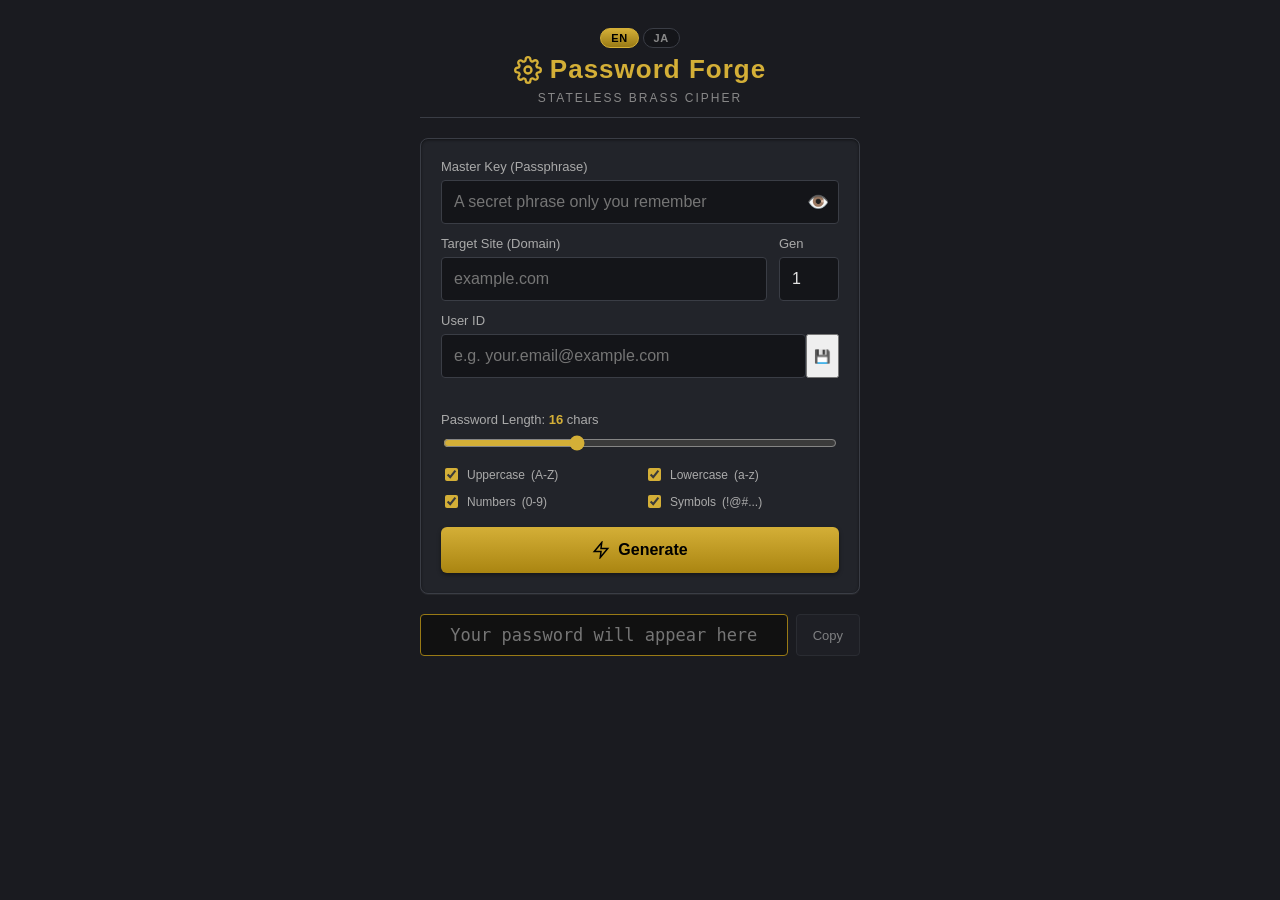
<file: docs/index.html>
<!DOCTYPE html>
<html lang="en">
<head>
  <meta charset="UTF-8">
  <meta name="viewport" content="width=device-width, initial-scale=1, viewport-fit=cover">
  <title>Password Forge</title>
  <meta name="description" content="Generates a strong, repeatable password for each site from a passphrase using PBKDF2. Nothing sensitive is ever stored.">
  <meta name="theme-color" content="#1a1b20">
  <link rel="manifest" href="manifest.json">
  <link rel="icon" href="icons/icon-192.png">
  <link rel="apple-touch-icon" href="icons/icon-192.png">
  <link rel="stylesheet" href="style.css">
</head>
<body>
  <div class="container">
    <header>
      <div class="lang-toggle" id="langToggle">
        <button class="lang-btn" data-lang="en">EN</button>
        <button class="lang-btn" data-lang="ja">JA</button>
      </div>
      <div class="title-wrapper">
        <svg class="gear-icon" viewBox="0 0 24 24" fill="none" stroke="currentColor" stroke-width="2">
          <circle cx="12" cy="12" r="3"></circle>
          <path d="M19.4 15a1.65 1.65 0 0 0 .33 1.82l.06.06a2 2 0 0 1 0 2.83 2 2 0 0 1-2.83 0l-.06-.06a1.65 1.65 0 0 0-1.82-.33 1.65 1.65 0 0 0-1 1.51V21a2 2 0 0 1-2 2 2 2 0 0 1-2-2v-.09A1.65 1.65 0 0 0 9 19.4a1.65 1.65 0 0 0-1.82.33l-.06.06a2 2 0 0 1-2.83 0 2 2 0 0 1 0-2.83l.06-.06a1.65 1.65 0 0 0 .33-1.82 1.65 1.65 0 0 0-1.51-1H3a2 2 0 0 1-2-2 2 2 0 0 1 2-2h.09A1.65 1.65 0 0 0 4.6 9a1.65 1.65 0 0 0-.33-1.82l-.06-.06a2 2 0 0 1 0-2.83 2 2 0 0 1 2.83 0l.06.06a1.65 1.65 0 0 0 1.82.33H9a1.65 1.65 0 0 0 1-1.51V3a2 2 0 0 1 2-2 2 2 0 0 1 2 2v.09a1.65 1.65 0 0 0 1 1.51 1.65 1.65 0 0 0 1.82-.33l.06-.06a2 2 0 0 1 2.83 0 2 2 0 0 1 0 2.83l-.06.06a1.65 1.65 0 0 0-.33 1.82V9a1.65 1.65 0 0 0 1.51 1H21a2 2 0 0 1 2 2 2 2 0 0 1-2 2h-.09a1.65 1.65 0 0 0-1.51 1z"></path>
        </svg>
        <h1>Password Forge</h1>
      </div>
      <p class="subtitle" data-i18n="subtitle">Stateless Brass Cipher</p>
    </header>

    <div class="panel">
      <!-- マスター合言葉 -->
      <div class="input-group">
        <label for="masterKey" data-i18n="labelMasterKey">Master Key (Passphrase)</label>
        <div class="password-wrapper">
          <input type="password" id="masterKey" data-i18n-placeholder="placeholderMasterKey" placeholder="A secret phrase only you remember" autocomplete="off" autocapitalize="off" autocorrect="off" spellcheck="false">
          <button id="toggleVis" tabindex="-1">👁️</button>
        </div>
      </div>

      <!-- 対象ドメインと世代 -->
      <div class="row">
        <div class="input-group flex-grow">
          <label for="domain" data-i18n="labelDomain">Target Site (Domain)</label>
          <input type="text" id="domain" placeholder="example.com" autocomplete="off" autocapitalize="off" autocorrect="off" spellcheck="false">
        </div>
        <div class="input-group version-group">
          <label for="version" data-i18n="labelVersion">Gen</label>
          <input type="number" id="version" min="1" value="1" inputmode="numeric">
        </div>
      </div>

      <!-- ユーザーID -->
      <div class="input-group">
        <label for="userId" data-i18n="labelUserId">User ID</label>
        <div class="password-wrapper">
          <input type="text" id="userId" data-i18n-placeholder="placeholderUserId" placeholder="e.g. your.email@example.com" autocomplete="off" autocapitalize="off" autocorrect="off" spellcheck="false">
          <button id="saveUserIdBtn" tabindex="-1" data-i18n-title="saveUserIdTitle" title="Save as default">💾</button>
        </div>
        <p class="hint" id="userIdHint"></p>
      </div>

      <!-- パスワード長 -->
      <div class="input-group">
        <label>
          <span data-i18n="labelLength">Password Length</span>:
          <span id="lengthDisplay" class="gold-text">16</span>
          <span data-i18n="lengthUnit">chars</span>
        </label>
        <input type="range" id="lengthSlider" min="8" max="32" value="16">
      </div>

      <!-- 文字種オプション -->
      <div class="options-grid">
        <label class="checkbox-label"><input type="checkbox" id="optUpper" checked> <span data-i18n="optUpper">Uppercase</span> (A-Z)</label>
        <label class="checkbox-label"><input type="checkbox" id="optLower" checked> <span data-i18n="optLower">Lowercase</span> (a-z)</label>
        <label class="checkbox-label"><input type="checkbox" id="optNum" checked> <span data-i18n="optNum">Numbers</span> (0-9)</label>
        <label class="checkbox-label"><input type="checkbox" id="optSym" checked> <span data-i18n="optSym">Symbols</span> (!@#...)</label>
      </div>

      <button id="generateBtn" class="primary-btn">
        <svg class="btn-icon" viewBox="0 0 24 24" fill="none" stroke="currentColor" stroke-width="2">
          <polygon points="13 2 3 14 12 14 11 22 21 10 12 10 13 2"></polygon>
        </svg>
        <span data-i18n="generateBtn">Generate</span>
      </button>
    </div>

    <!-- 出力エリア -->
    <div class="output-panel">
      <input type="text" id="output" readonly data-i18n-placeholder="outputPlaceholder" placeholder="Your password will appear here">
      <button id="copyBtn" class="copy-btn" disabled data-i18n="copyBtn">Copy</button>
    </div>
  </div>

  <script src="app.js"></script>
  <script>
    if ('serviceWorker' in navigator) {
      window.addEventListener('load', () => {
        navigator.serviceWorker.register('sw.js').catch(() => {
          // オフライン化に失敗してもページ自体は通常どおり動作する
        });
      });
    }
  </script>
</body>
</html>
</file>
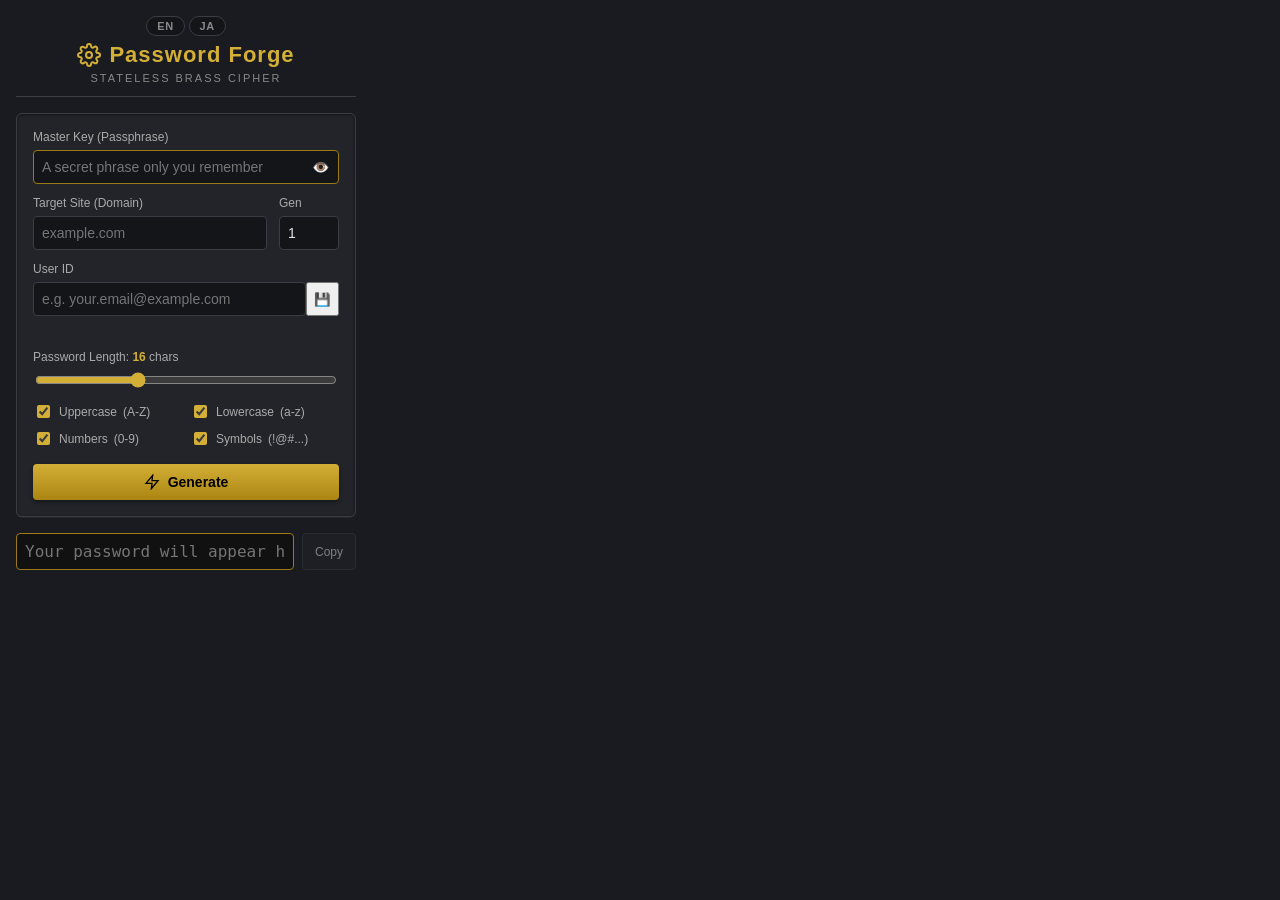
<file: popup.html>
<!DOCTYPE html>
<html lang="en">
<head>
  <meta charset="UTF-8">
  <title>Password Forge</title>
  <link rel="stylesheet" href="style.css">
</head>
<body>
  <div class="container">
    <header>
      <div class="lang-toggle" id="langToggle">
        <button class="lang-btn" data-lang="en">EN</button>
        <button class="lang-btn" data-lang="ja">JA</button>
      </div>
      <div class="title-wrapper">
        <svg class="gear-icon" viewBox="0 0 24 24" fill="none" stroke="currentColor" stroke-width="2">
          <circle cx="12" cy="12" r="3"></circle>
          <path d="M19.4 15a1.65 1.65 0 0 0 .33 1.82l.06.06a2 2 0 0 1 0 2.83 2 2 0 0 1-2.83 0l-.06-.06a1.65 1.65 0 0 0-1.82-.33 1.65 1.65 0 0 0-1 1.51V21a2 2 0 0 1-2 2 2 2 0 0 1-2-2v-.09A1.65 1.65 0 0 0 9 19.4a1.65 1.65 0 0 0-1.82.33l-.06.06a2 2 0 0 1-2.83 0 2 2 0 0 1 0-2.83l.06-.06a1.65 1.65 0 0 0 .33-1.82 1.65 1.65 0 0 0-1.51-1H3a2 2 0 0 1-2-2 2 2 0 0 1 2-2h.09A1.65 1.65 0 0 0 4.6 9a1.65 1.65 0 0 0-.33-1.82l-.06-.06a2 2 0 0 1 0-2.83 2 2 0 0 1 2.83 0l.06.06a1.65 1.65 0 0 0 1.82.33H9a1.65 1.65 0 0 0 1-1.51V3a2 2 0 0 1 2-2 2 2 0 0 1 2 2v.09a1.65 1.65 0 0 0 1 1.51 1.65 1.65 0 0 0 1.82-.33l.06-.06a2 2 0 0 1 2.83 0 2 2 0 0 1 0 2.83l-.06.06a1.65 1.65 0 0 0-.33 1.82V9a1.65 1.65 0 0 0 1.51 1H21a2 2 0 0 1 2 2 2 2 0 0 1-2 2h-.09a1.65 1.65 0 0 0-1.51 1z"></path>
        </svg>
        <h1>Password Forge</h1>
      </div>
      <p class="subtitle" data-i18n="subtitle">Stateless Brass Cipher</p>
    </header>

    <div class="panel">
      <!-- マスター合言葉 -->
      <div class="input-group">
        <label for="masterKey" data-i18n="labelMasterKey">Master Key (Passphrase)</label>
        <div class="password-wrapper">
          <input type="password" id="masterKey" data-i18n-placeholder="placeholderMasterKey" placeholder="A secret phrase only you remember" autofocus>
          <button id="toggleVis" tabindex="-1">👁️</button>
        </div>
      </div>

      <!-- 対象ドメインと世代 -->
      <div class="row">
        <div class="input-group flex-grow">
          <label for="domain" data-i18n="labelDomain">Target Site (Domain)</label>
          <input type="text" id="domain" placeholder="example.com">
        </div>
        <div class="input-group version-group">
          <label for="version" data-i18n="labelVersion">Gen</label>
          <input type="number" id="version" min="1" value="1">
        </div>
      </div>

      <!-- ユーザーID -->
      <div class="input-group">
        <label for="userId" data-i18n="labelUserId">User ID</label>
        <div class="password-wrapper">
          <input type="text" id="userId" data-i18n-placeholder="placeholderUserId" placeholder="e.g. your.email@example.com">
          <button id="saveUserIdBtn" tabindex="-1" data-i18n-title="saveUserIdTitle" title="Save as default">💾</button>
        </div>
        <p class="hint" id="userIdHint"></p>
      </div>

      <!-- パスワード長 -->
      <div class="input-group">
        <label>
          <span data-i18n="labelLength">Password Length</span>:
          <span id="lengthDisplay" class="gold-text">16</span>
          <span data-i18n="lengthUnit">chars</span>
        </label>
        <input type="range" id="lengthSlider" min="8" max="32" value="16">
      </div>

      <!-- 文字種オプション -->
      <div class="options-grid">
        <label class="checkbox-label"><input type="checkbox" id="optUpper" checked> <span data-i18n="optUpper">Uppercase</span> (A-Z)</label>
        <label class="checkbox-label"><input type="checkbox" id="optLower" checked> <span data-i18n="optLower">Lowercase</span> (a-z)</label>
        <label class="checkbox-label"><input type="checkbox" id="optNum" checked> <span data-i18n="optNum">Numbers</span> (0-9)</label>
        <label class="checkbox-label"><input type="checkbox" id="optSym" checked> <span data-i18n="optSym">Symbols</span> (!@#...)</label>
      </div>

      <button id="generateBtn" class="primary-btn">
        <svg class="btn-icon" viewBox="0 0 24 24" fill="none" stroke="currentColor" stroke-width="2">
          <polygon points="13 2 3 14 12 14 11 22 21 10 12 10 13 2"></polygon>
        </svg>
        <span data-i18n="generateBtn">Generate</span>
      </button>
    </div>

    <!-- 出力エリア -->
    <div class="output-panel">
      <input type="text" id="output" readonly data-i18n-placeholder="outputPlaceholder" placeholder="Your password will appear here">
      <button id="copyBtn" class="copy-btn" disabled data-i18n="copyBtn">Copy</button>
    </div>
  </div>

  <script src="popup.js"></script>
</body>
</html>
</file>
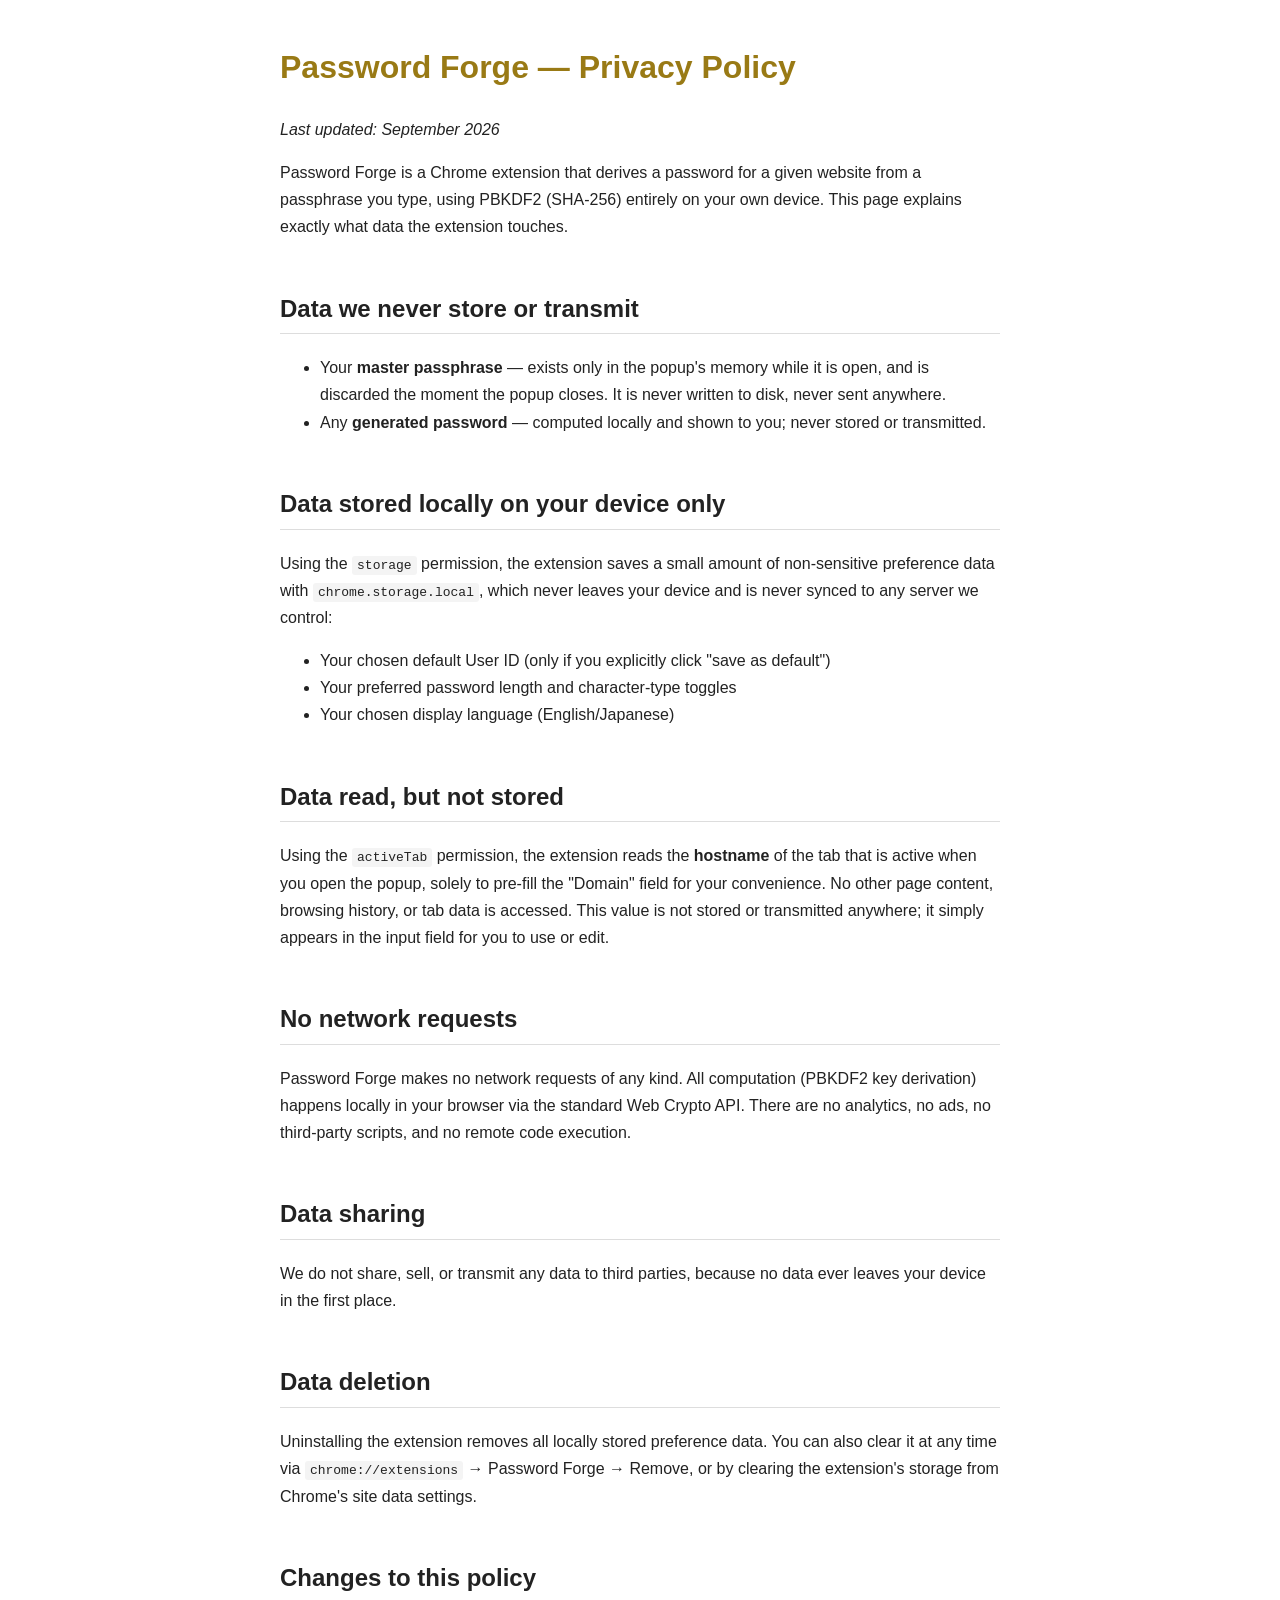
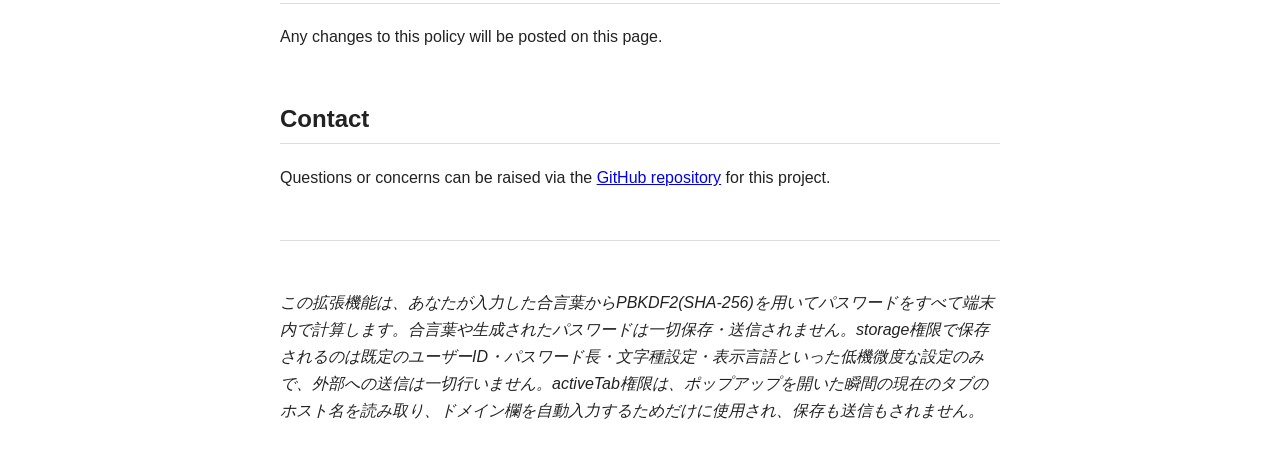
<file: privacy-policy.html>
<!DOCTYPE html>
<html lang="en">
<head>
<meta charset="UTF-8">
<title>Password Forge — Privacy Policy</title>
<style>
  body { font-family: -apple-system, BlinkMacSystemFont, "Segoe UI", Arial, sans-serif; max-width: 720px; margin: 40px auto; padding: 0 16px; line-height: 1.7; color: #222; }
  h1 { color: #997a15; }
  h2 { margin-top: 2em; border-bottom: 1px solid #ddd; padding-bottom: 4px; }
  code { background: #f4f4f4; padding: 2px 5px; border-radius: 3px; }
  hr { margin: 3em 0; border: none; border-top: 1px solid #ddd; }
</style>
</head>
<body>

<h1>Password Forge — Privacy Policy</h1>
<p><em>Last updated: September 2026</em></p>

<p>Password Forge is a Chrome extension that derives a password for a given
website from a passphrase you type, using PBKDF2 (SHA-256) entirely on your
own device. This page explains exactly what data the extension touches.</p>

<h2>Data we never store or transmit</h2>
<ul>
  <li>Your <strong>master passphrase</strong> — exists only in the popup's
      memory while it is open, and is discarded the moment the popup closes.
      It is never written to disk, never sent anywhere.</li>
  <li>Any <strong>generated password</strong> — computed locally and shown
      to you; never stored or transmitted.</li>
</ul>

<h2>Data stored locally on your device only</h2>
<p>Using the <code>storage</code> permission, the extension saves a small
amount of non-sensitive preference data with <code>chrome.storage.local</code>,
which never leaves your device and is never synced to any server we control:</p>
<ul>
  <li>Your chosen default User ID (only if you explicitly click "save as default")</li>
  <li>Your preferred password length and character-type toggles</li>
  <li>Your chosen display language (English/Japanese)</li>
</ul>

<h2>Data read, but not stored</h2>
<p>Using the <code>activeTab</code> permission, the extension reads the
<strong>hostname</strong> of the tab that is active when you open the popup,
solely to pre-fill the "Domain" field for your convenience. No other page
content, browsing history, or tab data is accessed. This value is not stored
or transmitted anywhere; it simply appears in the input field for you to
use or edit.</p>

<h2>No network requests</h2>
<p>Password Forge makes no network requests of any kind. All computation
(PBKDF2 key derivation) happens locally in your browser via the standard
Web Crypto API. There are no analytics, no ads, no third-party scripts, and
no remote code execution.</p>

<h2>Data sharing</h2>
<p>We do not share, sell, or transmit any data to third parties, because no
data ever leaves your device in the first place.</p>

<h2>Data deletion</h2>
<p>Uninstalling the extension removes all locally stored preference data.
You can also clear it at any time via <code>chrome://extensions</code> →
Password Forge → Remove, or by clearing the extension's storage from
Chrome's site data settings.</p>

<h2>Changes to this policy</h2>
<p>Any changes to this policy will be posted on this page.</p>

<h2>Contact</h2>
<p>Questions or concerns can be raised via the
<a href="https://github.com/">GitHub repository</a> for this project.</p>

<hr>
<p><em>この拡張機能は、あなたが入力した合言葉からPBKDF2(SHA-256)を用いてパスワードをすべて端末内で計算します。合言葉や生成されたパスワードは一切保存・送信されません。storage権限で保存されるのは既定のユーザーID・パスワード長・文字種設定・表示言語といった低機微度な設定のみで、外部への送信は一切行いません。activeTab権限は、ポップアップを開いた瞬間の現在のタブのホスト名を読み取り、ドメイン欄を自動入力するためだけに使用され、保存も送信もされません。</em></p>

</body>
</html>
</file>
<file: docs/style.css>
:root {
  --bg-color: #1a1b20;
  --panel-bg: #22242a;
  --gold: #d4af37;
  --gold-dim: #997a15;
  --text-main: #e2e2e2;
  --border: #3a3d45;
  --input-bg: #141519;
}

html {
  background-color: var(--bg-color);
}

body {
  width: 100%;
  min-height: 100vh;
  box-sizing: border-box;
  margin: 0;
  padding: 28px 20px calc(28px + env(safe-area-inset-bottom));
  display: flex;
  justify-content: center;
  background-color: var(--bg-color);
  color: var(--text-main);
  font-family: -apple-system, BlinkMacSystemFont, "Segoe UI", Roboto, sans-serif;
}

.container {
  width: 100%;
  max-width: 440px;
  display: flex;
  flex-direction: column;
  gap: 20px;
}

header {
  text-align: center;
  border-bottom: 1px solid var(--border);
  padding-bottom: 12px;
}

.title-wrapper {
  display: flex;
  align-items: center;
  justify-content: center;
  gap: 8px;
  color: var(--gold);
}

h1 {
  margin: 0;
  font-size: 26px;
  letter-spacing: 1px;
}

.gear-icon {
  width: 28px;
  height: 28px;
}

.spinning {
  animation: spin 1.5s linear infinite;
}

@keyframes spin {
  100% { transform: rotate(360deg); }
}

.subtitle {
  margin: 6px 0 0;
  font-size: 12px;
  color: #888;
  text-transform: uppercase;
  letter-spacing: 2px;
}

.panel {
  background: var(--panel-bg);
  padding: 20px;
  border-radius: 8px;
  border: 1px solid var(--border);
  box-shadow: inset 0 1px 3px rgba(0,0,0,0.5), 0 1px 0 rgba(255,255,255,0.05);
}

.row {
  display: flex;
  gap: 12px;
}

.flex-grow { flex: 1; }
.version-group { width: 60px; }

.input-group {
  margin-bottom: 12px;
  display: flex;
  flex-direction: column;
  gap: 6px;
}

label {
  font-size: 13px;
  color: #aaa;
}

.gold-text {
  color: var(--gold);
  font-weight: bold;
}

input[type="text"],
input[type="password"],
input[type="number"] {
  background: var(--input-bg);
  border: 1px solid var(--border);
  color: var(--text-main);
  padding: 12px;
  border-radius: 4px;
  font-size: 16px;
  outline: none;
  transition: border-color 0.2s;
}

input[type="text"]:focus,
input[type="password"]:focus,
input[type="number"]:focus {
  border-color: var(--gold-dim);
}

.password-wrapper {
  display: flex;
  position: relative;
}

.password-wrapper input {
  width: 100%;
  padding-right: 40px;
  box-sizing: border-box;
}

#toggleVis {
  position: absolute;
  right: 6px;
  top: 50%;
  transform: translateY(-50%);
  background: none;
  border: none;
  color: #888;
  cursor: pointer;
  font-size: 18px;
  padding: 4px;
}

input[type="range"] {
  accent-color: var(--gold);
}

.options-grid {
  display: grid;
  grid-template-columns: 1fr 1fr;
  gap: 8px;
  margin-bottom: 16px;
}

.checkbox-label {
  display: flex;
  align-items: center;
  gap: 6px;
  font-size: 12px;
  cursor: pointer;
}

.checkbox-label input {
  accent-color: var(--gold);
}

.primary-btn {
  width: 100%;
  padding: 14px;
  background: linear-gradient(180deg, #d4af37 0%, #aa8511 100%);
  color: #000;
  border: none;
  border-radius: 6px;
  font-size: 16px;
  font-weight: bold;
  cursor: pointer;
  display: flex;
  align-items: center;
  justify-content: center;
  gap: 8px;
  box-shadow: 0 2px 4px rgba(0,0,0,0.4);
  transition: opacity 0.2s;
}

.primary-btn:hover { opacity: 0.9; }
.primary-btn:active { transform: translateY(1px); box-shadow: 0 1px 2px rgba(0,0,0,0.4); }

.btn-icon {
  width: 18px;
  height: 18px;
}

.output-panel {
  display: flex;
  gap: 8px;
}

#output {
  flex: 1;
  background: #111;
  border: 1px solid var(--gold-dim);
  color: var(--gold);
  font-family: monospace;
  font-size: 17px;
  text-align: center;
  padding: 10px;
  border-radius: 4px;
  box-sizing: border-box;
}

.copy-btn {
  background: var(--panel-bg);
  border: 1px solid var(--border);
  color: var(--text-main);
  padding: 0 16px;
  border-radius: 4px;
  cursor: pointer;
  font-size: 13px;
  transition: all 0.2s;
}

.copy-btn:not(:disabled):hover {
  background: var(--border);
  border-color: var(--gold-dim);
}
.copy-btn:disabled {
  opacity: 0.5;
  cursor: not-allowed;
}
.hint {
  font-size: 11px;
  color: var(--gold-dim);
  margin: 2px 0 0;
  min-height: 14px;
}

.lang-toggle {
  display: flex;
  justify-content: center;
  gap: 4px;
  margin-bottom: 6px;
}

.lang-btn {
  background: var(--input-bg);
  border: 1px solid var(--border);
  color: #888;
  font-size: 11px;
  font-weight: bold;
  padding: 3px 10px;
  border-radius: 12px;
  cursor: pointer;
  letter-spacing: 0.5px;
  transition: all 0.2s;
}

.lang-btn:hover {
  border-color: var(--gold-dim);
  color: var(--text-main);
}

.lang-btn.active {
  background: linear-gradient(180deg, var(--gold) 0%, var(--gold-dim) 100%);
  color: #000;
  border-color: var(--gold);
}
</file>
<file: style.css>
:root {
  --bg-color: #1a1b20;
  --panel-bg: #22242a;
  --gold: #d4af37;
  --gold-dim: #997a15;
  --text-main: #e2e2e2;
  --border: #3a3d45;
  --input-bg: #141519;
}

body {
  width: 340px;
  margin: 0;
  padding: 16px;
  background-color: var(--bg-color);
  color: var(--text-main);
  font-family: -apple-system, BlinkMacSystemFont, "Segoe UI", Roboto, sans-serif;
}

.container {
  display: flex;
  flex-direction: column;
  gap: 16px;
}

header {
  text-align: center;
  border-bottom: 1px solid var(--border);
  padding-bottom: 12px;
}

.title-wrapper {
  display: flex;
  align-items: center;
  justify-content: center;
  gap: 8px;
  color: var(--gold);
}

h1 {
  margin: 0;
  font-size: 22px;
  letter-spacing: 1px;
}

.gear-icon {
  width: 24px;
  height: 24px;
}

.spinning {
  animation: spin 1.5s linear infinite;
}

@keyframes spin {
  100% { transform: rotate(360deg); }
}

.subtitle {
  margin: 4px 0 0;
  font-size: 11px;
  color: #888;
  text-transform: uppercase;
  letter-spacing: 2px;
}

.panel {
  background: var(--panel-bg);
  padding: 16px;
  border-radius: 6px;
  border: 1px solid var(--border);
  box-shadow: inset 0 1px 3px rgba(0,0,0,0.5), 0 1px 0 rgba(255,255,255,0.05);
}

.row {
  display: flex;
  gap: 12px;
}

.flex-grow { flex: 1; }
.version-group { width: 60px; }

.input-group {
  margin-bottom: 12px;
  display: flex;
  flex-direction: column;
  gap: 6px;
}

label {
  font-size: 12px;
  color: #aaa;
}

.gold-text {
  color: var(--gold);
  font-weight: bold;
}

input[type="text"],
input[type="password"],
input[type="number"] {
  background: var(--input-bg);
  border: 1px solid var(--border);
  color: var(--text-main);
  padding: 8px;
  border-radius: 4px;
  font-size: 14px;
  outline: none;
  transition: border-color 0.2s;
}

input[type="text"]:focus,
input[type="password"]:focus,
input[type="number"]:focus {
  border-color: var(--gold-dim);
}

.password-wrapper {
  display: flex;
  position: relative;
}

.password-wrapper input {
  width: 100%;
  padding-right: 36px;
  box-sizing: border-box;
}

#toggleVis {
  position: absolute;
  right: 4px;
  top: 50%;
  transform: translateY(-50%);
  background: none;
  border: none;
  color: #888;
  cursor: pointer;
  font-size: 14px;
}

input[type="range"] {
  accent-color: var(--gold);
}

.options-grid {
  display: grid;
  grid-template-columns: 1fr 1fr;
  gap: 8px;
  margin-bottom: 16px;
}

.checkbox-label {
  display: flex;
  align-items: center;
  gap: 6px;
  font-size: 12px;
  cursor: pointer;
}

.checkbox-label input {
  accent-color: var(--gold);
}

.primary-btn {
  width: 100%;
  padding: 10px;
  background: linear-gradient(180deg, #d4af37 0%, #aa8511 100%);
  color: #000;
  border: none;
  border-radius: 4px;
  font-size: 14px;
  font-weight: bold;
  cursor: pointer;
  display: flex;
  align-items: center;
  justify-content: center;
  gap: 8px;
  box-shadow: 0 2px 4px rgba(0,0,0,0.4);
  transition: opacity 0.2s;
}

.primary-btn:hover { opacity: 0.9; }
.primary-btn:active { transform: translateY(1px); box-shadow: 0 1px 2px rgba(0,0,0,0.4); }

.btn-icon {
  width: 16px;
  height: 16px;
}

.output-panel {
  display: flex;
  gap: 8px;
}

#output {
  flex: 1;
  background: #111;
  border: 1px solid var(--gold-dim);
  color: var(--gold);
  font-family: monospace;
  font-size: 16px;
  text-align: center;
}

.copy-btn {
  background: var(--panel-bg);
  border: 1px solid var(--border);
  color: var(--text-main);
  padding: 0 12px;
  border-radius: 4px;
  cursor: pointer;
  font-size: 12px;
  transition: all 0.2s;
}

.copy-btn:not(:disabled):hover {
  background: var(--border);
  border-color: var(--gold-dim);
}
.copy-btn:disabled {
  opacity: 0.5;
  cursor: not-allowed;
}
.hint {
  font-size: 11px;
  color: var(--gold-dim);
  margin: 2px 0 0;
  min-height: 14px;
}

.lang-toggle {
  display: flex;
  justify-content: center;
  gap: 4px;
  margin-bottom: 6px;
}

.lang-btn {
  background: var(--input-bg);
  border: 1px solid var(--border);
  color: #888;
  font-size: 11px;
  font-weight: bold;
  padding: 3px 10px;
  border-radius: 12px;
  cursor: pointer;
  letter-spacing: 0.5px;
  transition: all 0.2s;
}

.lang-btn:hover {
  border-color: var(--gold-dim);
  color: var(--text-main);
}

.lang-btn.active {
  background: linear-gradient(180deg, var(--gold) 0%, var(--gold-dim) 100%);
  color: #000;
  border-color: var(--gold);
}
</file>
